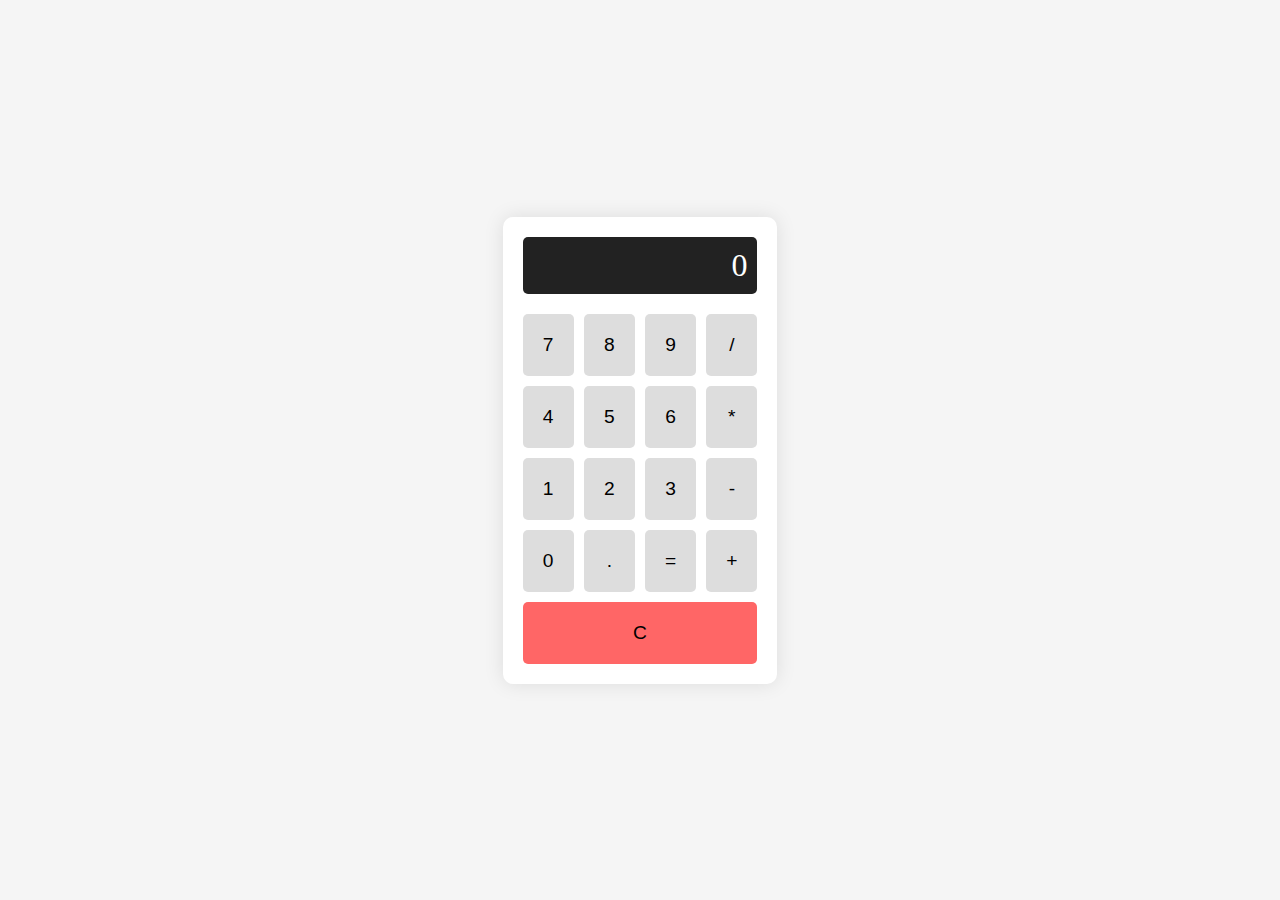
<file:  caliculator/index.html>
<!DOCTYPE html>
<html lang="en">
<head>
    <meta charset="UTF-8">
    <meta name="viewport" content="width=device-width, initial-scale=1.0">
    <title>My Calculator</title>
    <link rel="stylesheet" href="styles.css">
</head>
<body>
    <div class="cal">
        <div id="display1" class="display1">0</div>
        <div class="buttons">
            <button class="b1" data-value="7">7</button>
            <button class="b1" data-value="8">8</button>
            <button class="b1" data-value="9">9</button>
            <button class="b1" data-value="/">/</button>
            <button class="b1" data-value="4">4</button>
            <button class="b1" data-value="5">5</button>
            <button class="b1" data-value="6">6</button>
            <button class="b1" data-value="*">*</button>
            <button class="b1" data-value="1">1</button>
            <button class="b1" data-value="2">2</button>
            <button class="b1" data-value="3">3</button>
            <button class="b1" data-value="-">-</button>
            <button class="b1" data-value="0">0</button>
            <button class="b1" data-value=".">.</button>
            <button class="b1" data-value="=">=</button>
            <button class="b1" data-value="+">+</button>
            <button class="b1 clear" data-value="C">C</button>
        </div>
    </div>
    <script src="script.js"></script>
</body>
</html>
</file>
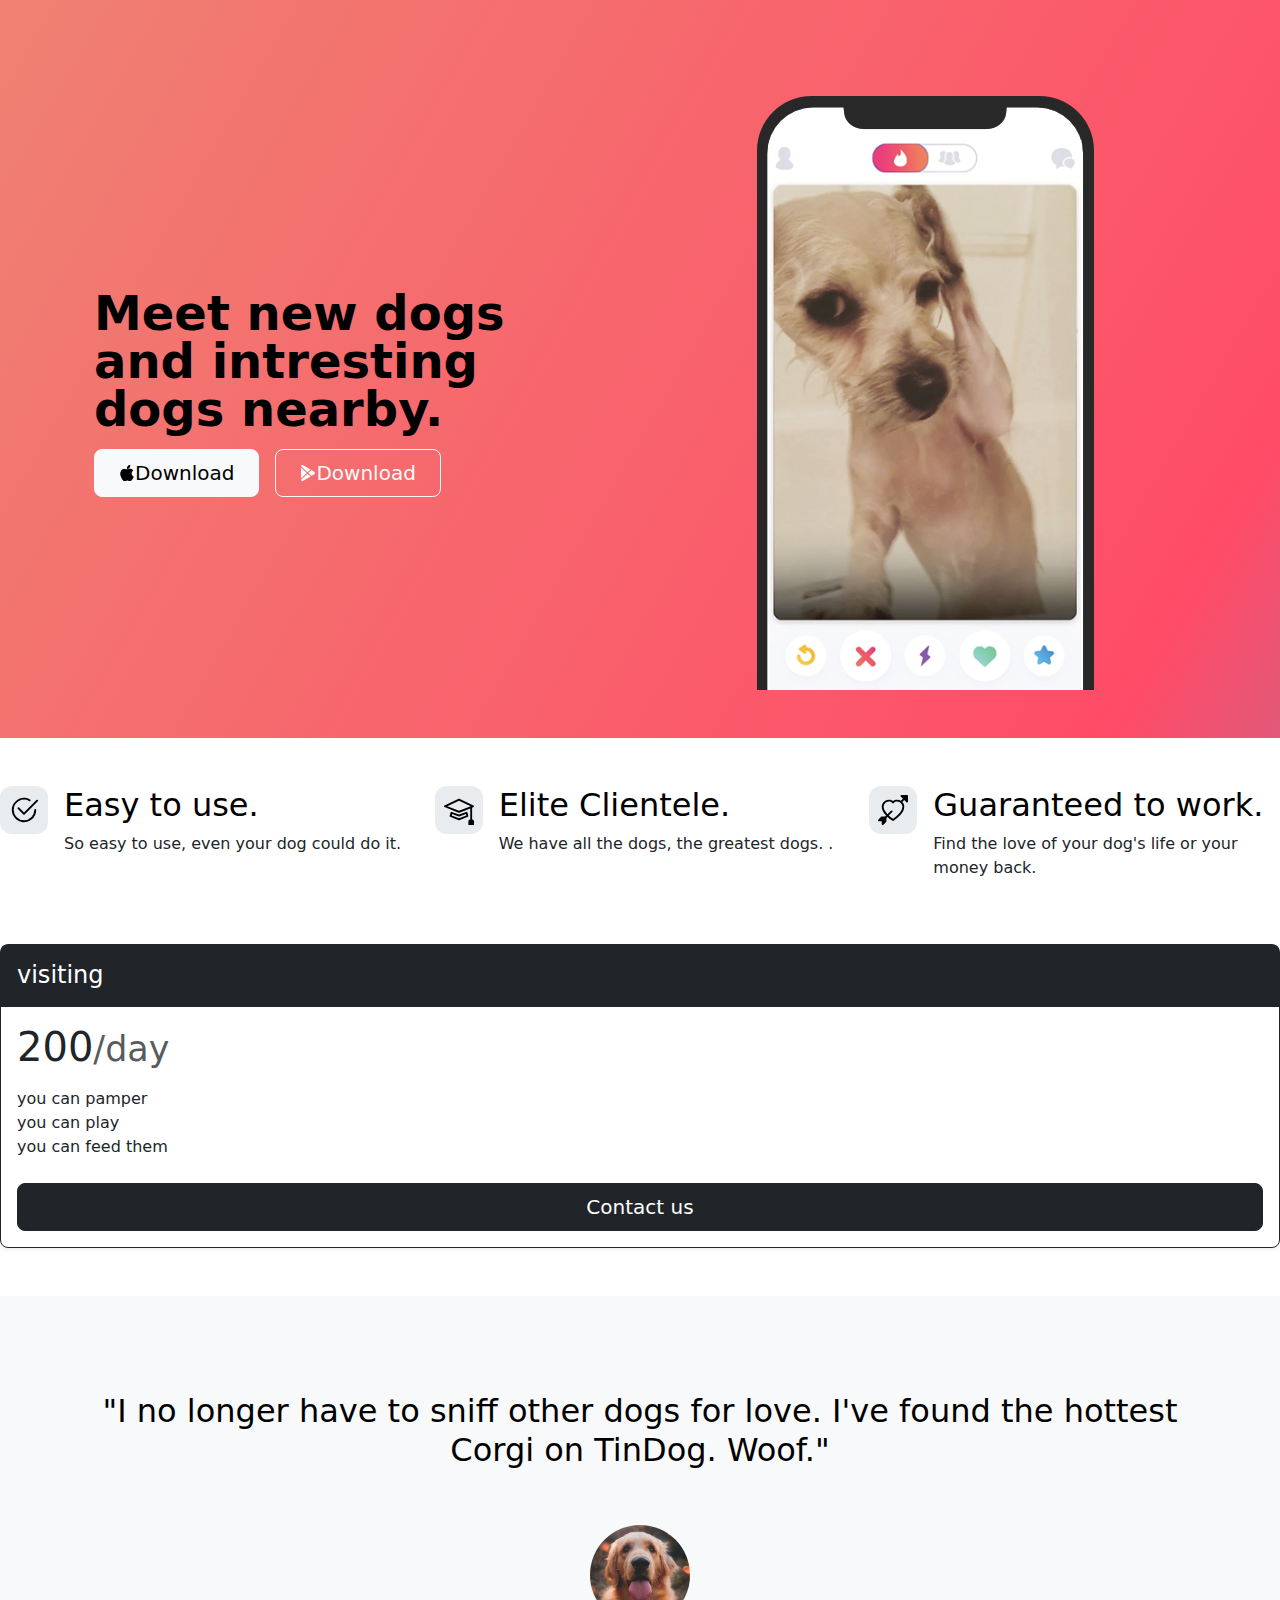
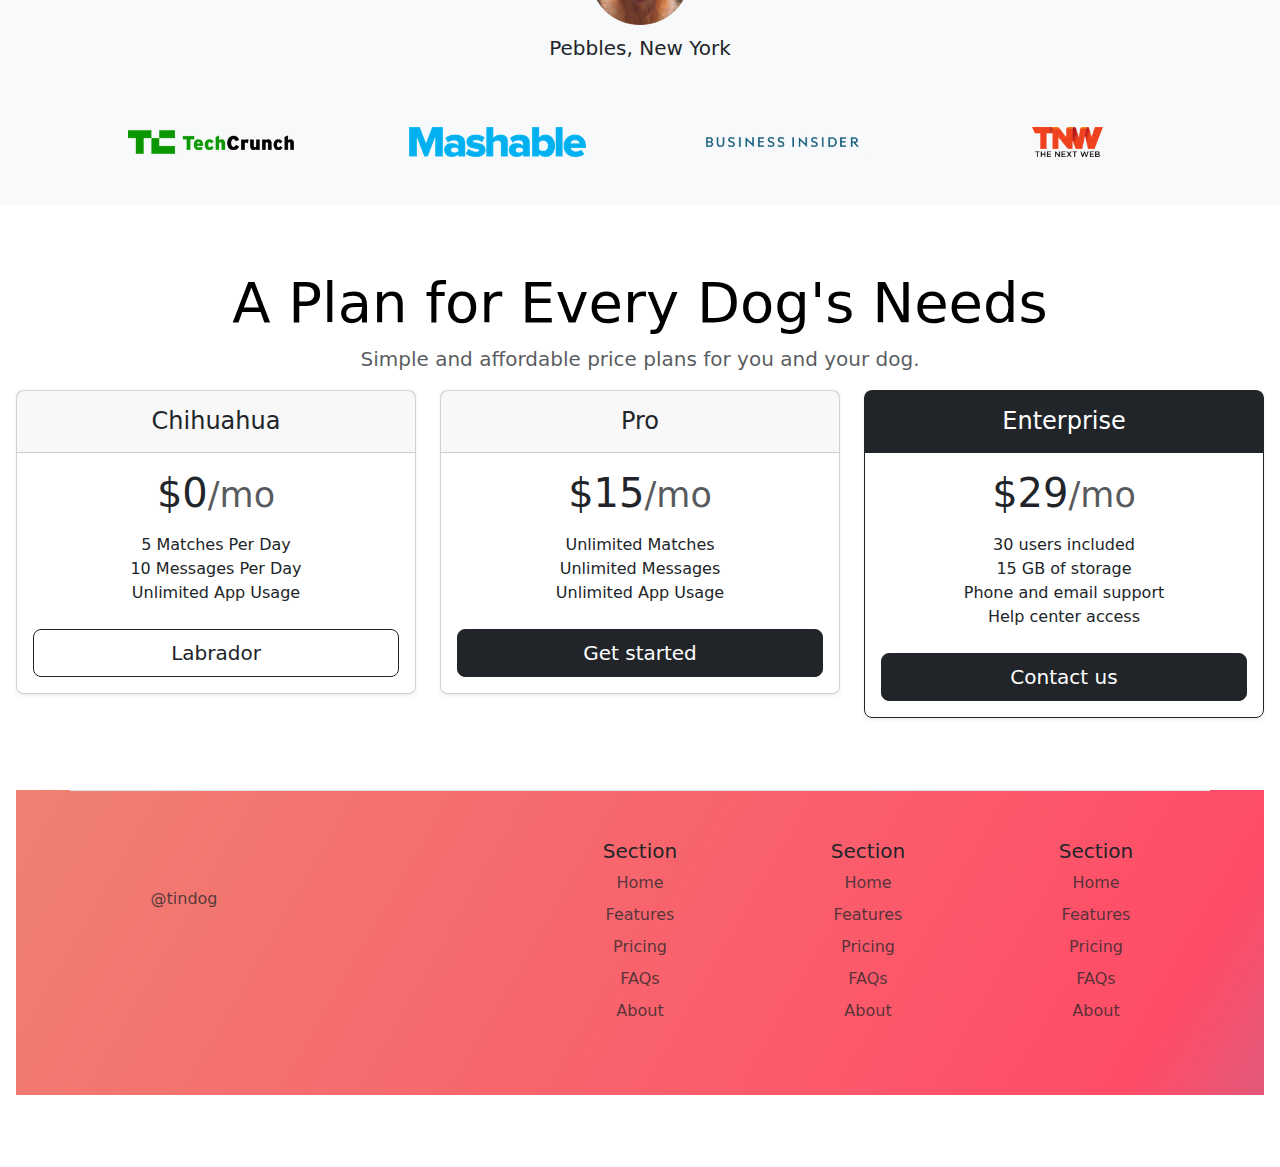
<file: 11.3 TinDog Project/index.html>
<!DOCTYPE html>
<html lang="en">

<head>
  <meta charset="UTF-8">
  <meta name="viewport" content="width=device-width, initial-scale=1.0">
  <title>TinDog</title>
  <link href="https://cdn.jsdelivr.net/npm/bootstrap@5.3.3/dist/css/bootstrap.min.css" rel="stylesheet" integrity="sha384-QWTKZyjpPEjISv5WaRU9OFeRpok6YctnYmDr5pNlyT2bRjXh0JMhjY6hW+ALEwIH" crossorigin="anonymous">
  <link rel="stylesheet" href="./css/style.css">
</head>

<body>

  <!-- Title -->
  <section id="title" class="gradient-background">
    <div class="container col-xxl-8 px-4 pt-5">
    <div class="row flex-lg-row-reverse align-items-center g-5 py-5" >
      <div class="col-10 col-sm-8 col-lg-6">
        <img src=" ./images/iphone.png" class="d-block mx-lg-auto img-fluid" alt="Bootstrap Themes"  height="200" loading="lazy">
      </div>
      <div class="col-lg-6">
        <h1 class="display-5 fw-bold text-body-emphasis lh-1 mb-3"> Meet new dogs and intresting dogs nearby.</h1>
        <p class="lead"> </p>
        <div class="d-grid gap-2 d-md-flex justify-content-md-start">
          <button type="button" class="btn btn-light btn-lg px-4 me-md-2"><svg xmlns="http://www.w3.org/2000/svg" width="16" height="16" fill="CurrentColor"
            class="bi bi-apple mb-1" viewBox="0 0 16 16">
<path
              d="M11.182.008C11.148-.03 9.923.023 8.857 1.18c-1.066 1.156-.902 2.482-.878 2.516.024.034 1.52.087 2.475-1.258.955-1.345.762-2.391.728-2.43Zm3.314 11.733c-.048-.096-2.325-1.234-2.113-3.422.212-2.189 1.675-2.789 1.698-2.854.023-.065-.597-.79-1.254-1.157a3.692 3.692 0 0 0-1.563-.434c-.108-.003-.483-.095-1.254.116-.508.139-1.653.589-1.968.607-.316.018-1.256-.522-2.267-.665-.647-.125-1.333.131-1.824.328-.49.196-1.422.754-2.074 2.237-.652 1.482-.311 3.83-.067 4.56.244.729.625 1.924 1.273 2.796.576.984 1.34 1.667 1.659 1.899.319.232 1.219.386 1.843.067.502-.308 1.408-.485 1.766-.472.357.013 1.061.154 1.782.539.571.197 1.111.115 1.652-.105.541-.221 1.324-1.059 2.238-2.758.347-.79.505-1.217.473-1.282Z" />
<path
              d="M11.182.008C11.148-.03 9.923.023 8.857 1.18c-1.066 1.156-.902 2.482-.878 2.516.024.034 1.52.087 2.475-1.258.955-1.345.762-2.391.728-2.43Zm3.314 11.733c-.048-.096-2.325-1.234-2.113-3.422.212-2.189 1.675-2.789 1.698-2.854.023-.065-.597-.79-1.254-1.157a3.692 3.692 0 0 0-1.563-.434c-.108-.003-.483-.095-1.254.116-.508.139-1.653.589-1.968.607-.316.018-1.256-.522-2.267-.665-.647-.125-1.333.131-1.824.328-.49.196-1.422.754-2.074 2.237-.652 1.482-.311 3.83-.067 4.56.244.729.625 1.924 1.273 2.796.576.984 1.34 1.667 1.659 1.899.319.232 1.219.386 1.843.067.502-.308 1.408-.485 1.766-.472.357.013 1.061.154 1.782.539.571.197 1.111.115 1.652-.105.541-.221 1.324-1.059 2.238-2.758.347-.79.505-1.217.473-1.282Z" />
</svg>Download</button>
          <button type="button" class="btn btn-outline-light btn-lg px-4"><svg xmlns="http://www.w3.org/2000/svg" width="16" height="16" fill="currentColor"
            class="bi bi-google-play mb-1" viewBox="0 0 16 16">
<path
              d="M14.222 9.374c1.037-.61 1.037-2.137 0-2.748L11.528 5.04 8.32 8l3.207 2.96 2.694-1.586Zm-3.595 2.116L7.583 8.68 1.03 14.73c.201 1.029 1.36 1.61 2.303 1.055l7.294-4.295ZM1 13.396V2.603L6.846 8 1 13.396ZM1.03 1.27l6.553 6.05 3.044-2.81L3.333.215C2.39-.341 1.231.24 1.03 1.27Z" />
</svg>Download</button>
        </div>
      </div>
    </div>
    
  </section>
  <!-- Features -->
  <div class="row g-4 py-5 row-cols-1 row-cols-lg-3">
    <div class="col d-flex align-items-start">
      <div class="icon-square text-body-emphasis bg-body-secondary d-inline-flex align-items-center justify-content-center fs-4 flex-shrink-0 me-3">
        <svg xmlns="http://www.w3.org/2000/svg" height="30" fill="currentColor" class="bi bi-check2-circle"
        viewBox="0 0 16 16">
<path
          d="M2.5 8a5.5 5.5 0 0 1 8.25-4.764.5.5 0 0 0 .5-.866A6.5 6.5 0 1 0 14.5 8a.5.5 0 0 0-1 0 5.5 5.5 0 1 1-11 0z" />
<path
          d="M15.354 3.354a.5.5 0 0 0-.708-.708L8 9.293 5.354 6.646a.5.5 0 1 0-.708.708l3 3a.5.5 0 0 0 .708 0l7-7z" />
</svg>
      </div>
      <div>
        <h3 class="fs-2 text-body-emphasis">Easy to use.</h3>
        <p>So easy to use, even your dog could do it. </p>
         
      </div>
    </div>
    <div class="col d-flex align-items-start">
      <div class="icon-square text-body-emphasis bg-body-secondary d-inline-flex align-items-center justify-content-center fs-4 flex-shrink-0 me-3">
        <svg xmlns="http://www.w3.org/2000/svg" height="30" fill="currentColor" class="bi bi-mortarboard" viewBox="0 0 16 16">
          <path d="M8.211 2.047a.5.5 0 0 0-.422 0l-7.5 3.5a.5.5 0 0 0 .025.917l7.5 3a.5.5 0 0 0 .372 0L14 7.14V13a1 1 0 0 0-1 1v2h3v-2a1 1 0 0 0-1-1V6.739l.686-.275a.5.5 0 0 0 .025-.917l-7.5-3.5ZM8 8.46 1.758 5.965 8 3.052l6.242 2.913L8 8.46Z"/>
          <path d="M4.176 9.032a.5.5 0 0 0-.656.327l-.5 1.7a.5.5 0 0 0 .294.605l4.5 1.8a.5.5 0 0 0 .372 0l4.5-1.8a.5.5 0 0 0 .294-.605l-.5-1.7a.5.5 0 0 0-.656-.327L8 10.466 4.176 9.032Zm-.068 1.873.22-.748 3.496 1.311a.5.5 0 0 0 .352 0l3.496-1.311.22.748L8 12.46l-3.892-1.556Z"/>
          </svg>
<path
          d="M2.5 8a5.5 5.5 0 0 1 8.25-4.764.5.5 0 0 0 .5-.866A6.5 6.5 0 1 0 14.5 8a.5.5 0 0 0-1 0 5.5 5.5 0 1 1-11 0z" />
<path
          d="M15.354 3.354a.5.5 0 0 0-.708-.708L8 9.293 5.354 6.646a.5.5 0 1 0-.708.708l3 3a.5.5 0 0 0 .708 0l7-7z" />
</svg>
      </div>
      <div>
        <h3 class="fs-2 text-body-emphasis">Elite Clientele.</h3>
        <p>We have all the dogs, the greatest dogs. .</p>
         
      </div>
    </div>
    <div class="col d-flex align-items-start">
      <div class="icon-square text-body-emphasis bg-body-secondary d-inline-flex align-items-center justify-content-center fs-4 flex-shrink-0 me-3">
        <svg xmlns="http://www.w3.org/2000/svg" height="30" fill="currentColor" class="bi bi-arrow-through-heart"
        viewBox="0 0 16 16">
<path fill-rule="evenodd"
          d="M2.854 15.854A.5.5 0 0 1 2 15.5V14H.5a.5.5 0 0 1-.354-.854l1.5-1.5A.5.5 0 0 1 2 11.5h1.793l.53-.53c-.771-.802-1.328-1.58-1.704-2.32-.798-1.575-.775-2.996-.213-4.092C3.426 2.565 6.18 1.809 8 3.233c1.25-.98 2.944-.928 4.212-.152L13.292 2 12.147.854A.5.5 0 0 1 12.5 0h3a.5.5 0 0 1 .5.5v3a.5.5 0 0 1-.854.354L14 2.707l-1.006 1.006c.236.248.44.531.6.845.562 1.096.585 2.517-.213 4.092-.793 1.563-2.395 3.288-5.105 5.08L8 13.912l-.276-.182a21.86 21.86 0 0 1-2.685-2.062l-.539.54V14a.5.5 0 0 1-.146.354l-1.5 1.5Zm2.893-4.894A20.419 20.419 0 0 0 8 12.71c2.456-1.666 3.827-3.207 4.489-4.512.679-1.34.607-2.42.215-3.185-.817-1.595-3.087-2.054-4.346-.761L8 4.62l-.358-.368c-1.259-1.293-3.53-.834-4.346.761-.392.766-.464 1.845.215 3.185.323.636.815 1.33 1.519 2.065l1.866-1.867a.5.5 0 1 1 .708.708L5.747 10.96Z" />
</svg>
      </div>
      <div>
        <h3 class="fs-2 text-body-emphasis"> Guaranteed to work.</h3>
        <p> Find the love of your dog's life or your money back.</p>
         
      </div>
    </div>
  </div>
  <!-- Testimonial -->
  <section id="testimonial">

            </div>
          </div>
        </div>
        <div class="col">
          <div class="card mb-4 rounded-3 shadow-sm border-dark">
            <div class="card-header py-3 text-bg-dark border-dark">
              <h4 class="my-0 fw-normal">visiting</h4>
            </div>
            <div class="card-body">
              <h1 class="card-title pricing-card-title">200<small class="text-body-secondary fw-light">/day</small></h1>
              <ul class="list-unstyled mt-3 mb-4">
                <li>you can pamper</li>
                <li>you can play</li>
                <li>you can feed them</li>
              </ul>
              <button type="button" class="w-100 btn btn-lg btn-dark">Contact us</button>
            </div>
          </div>
        </div>
      </div>
    </div>
  </section><div class="my-5">
      <div class="p-5 text-center bg-body-tertiary">
        <div class="container py-5">
          <h2 class="text-body-emphasis">"I no longer have to sniff other dogs for love. I've found the hottest Corgi on
            TinDog. Woof."</h2>
          <img class="profile-img mt-5" src="./images/dog-img.jpg" alt="dog image">
          <p class="col-lg-8 mx-auto lead mt-2">
            Pebbles, New York
          </p>
        </div>

        <div class="container">
          <div class="row">
            <div class="col-lg-3 col-sm-12">
              <img src="./images/techcrunch.png" alt="techcrunch" height="30">
            </div>
            <div class="col-lg-3 col-sm-12">
              <img src="./images/mashable.png" alt="mashable" height="30">
            </div>
            <div class="col-lg-3 col-sm-12">
              <img src="./images/bizinsider.png" alt="bizinsider" height="30">
            </div>
            <div class="col-lg-3 col-sm-12">
              <img src="./images/tnw.png" alt="tnw" height="30">
            </div>
          </div>
        </div>
      </div>
    </div>
  </section>
  <!-- Pricing -->
  <div class="pricing-header p-3 pb-md-4 mx-auto text-center">
    <h1 class="display-4 fw-normal text-body-emphasis"> A Plan for Every Dog's Needs</h1>
    <p class="fs-5 text-body-secondary"> Simple and affordable price plans for you and your dog.</p>

  <div class="row row-cols-1 row-cols-md-3 mb-3 text-center">
    <div class="col">
      <div class="card mb-4 rounded-3 shadow-sm">
        <div class="card-header py-3">
          <h4 class="my-0 fw-normal"> Chihuahua</h4>
        </div>
        <div class="card-body">
          <h1 class="card-title pricing-card-title">$0<small class="text-body-secondary fw-light">/mo</small></h1>
          <ul class="list-unstyled mt-3 mb-4">
            <li>5 Matches Per Day
               </li>
            <li> 10 Messages Per Day</li>
            <li> Unlimited App Usage </li>
             
          </ul>
          <button type="button" class="w-100 btn btn-lg btn-outline-dark"> Labrador
             
             </button>
        </div>
      </div>
    </div>
    <div class="col">
      <div class="card mb-4 rounded-3 shadow-sm">
        <div class="card-header py-3">
          <h4 class="my-0 fw-normal">Pro</h4>
        </div>
        <div class="card-body">
          <h1 class="card-title pricing-card-title">$15<small class="text-body-secondary fw-light">/mo</small></h1>
          <ul class="list-unstyled mt-3 mb-4">
            <li> Unlimited Matches</li>
            <li>  Unlimited Messages</li>
             
            <li> Unlimited App Usage</li>
          </ul>
          <button type="button" class="w-100 btn btn-lg btn-dark">Get started</button>
        </div>
      </div>
    </div>
    <div class="col">
      <div class="card mb-4 rounded-3 shadow-sm border-dark">
        <div class="card-header py-3 text-bg-dark border-dark">
          <h4 class="my-0 fw-normal">Enterprise</h4>
        </div>
        <div class="card-body">
          <h1 class="card-title pricing-card-title">$29<small class="text-body-secondary fw-light">/mo</small></h1>
          <ul class="list-unstyled mt-3 mb-4">
            <li>30 users included</li>
            <li>15 GB of storage</li>
            <li>Phone and email support</li>
            <li>Help center access</li>
          </ul>
          <button type="button" class="w-100 btn btn-lg btn-dark">Contact us</button>
        </div>
      </div>
    </div>
  </div>
  </section>
  <!-- Footer -->
  <section id="footer" class="gradient-background">
    <div class="container">
      <footer class="row row-cols-1 row-cols-sm-2 row-cols-md-5 py-5 my-5 border-top">
        <div class="col mb-3">
          <a href="/" class="d-flex align-items-center mb-3 link-body-emphasis text-decoration-none">
            <svg class="bi me-2" width="40" height="32"><use xlink:href="#bootstrap"></use></svg>
          </a>
          <p class="text-body-secondary">@tindog</p>
        </div>
    
        <div class="col mb-3">
    
        </div>
    
        <div class="col mb-3">
          <h5>Section</h5>
          <ul class="nav flex-column">
            <li class="nav-item mb-2"><a href="#" class="nav-link p-0 text-body-secondary">Home</a></li>
            <li class="nav-item mb-2"><a href="#" class="nav-link p-0 text-body-secondary">Features</a></li>
            <li class="nav-item mb-2"><a href="#" class="nav-link p-0 text-body-secondary">Pricing</a></li>
            <li class="nav-item mb-2"><a href="#" class="nav-link p-0 text-body-secondary">FAQs</a></li>
            <li class="nav-item mb-2"><a href="#" class="nav-link p-0 text-body-secondary">About</a></li>
          </ul>
        </div>
    
        <div class="col mb-3">
          <h5>Section</h5>
          <ul class="nav flex-column">
            <li class="nav-item mb-2"><a href="#" class="nav-link p-0 text-body-secondary">Home</a></li>
            <li class="nav-item mb-2"><a href="#" class="nav-link p-0 text-body-secondary">Features</a></li>
            <li class="nav-item mb-2"><a href="#" class="nav-link p-0 text-body-secondary">Pricing</a></li>
            <li class="nav-item mb-2"><a href="#" class="nav-link p-0 text-body-secondary">FAQs</a></li>
            <li class="nav-item mb-2"><a href="#" class="nav-link p-0 text-body-secondary">About</a></li>
          </ul>
        </div>
    
        <div class="col mb-3">
          <h5>Section</h5>
          <ul class="nav flex-column">
            <li class="nav-item mb-2"><a href="#" class="nav-link p-0 text-body-secondary">Home</a></li>
            <li class="nav-item mb-2"><a href="#" class="nav-link p-0 text-body-secondary">Features</a></li>
            <li class="nav-item mb-2"><a href="#" class="nav-link p-0 text-body-secondary">Pricing</a></li>
            <li class="nav-item mb-2"><a href="#" class="nav-link p-0 text-body-secondary">FAQs</a></li>
            <li class="nav-item mb-2"><a href="#" class="nav-link p-0 text-body-secondary">About</a></li>
          </ul>
        </div>
      </footer>
    </div>
  </section>
   
  <link href="https://cdn.jsdelivr.net/npm/bootstrap@5.3.3/dist/css/bootstrap.min.css" rel="stylesheet" integrity="sha384-QWTKZyjpPEjISv5WaRU9OFeRpok6YctnYmDr5pNlyT2bRjXh0JMhjY6hW+ALEwIH" crossorigin="anonymous">
</body>

</html>
</file>
<file:  caliculator/styles.css>
/* styles.css */
body {
    display: flex;
    justify-content: center;
    align-items: center;
    height: 100vh;
    background-color: #f5f5f5;
    margin: 0;
}

.cal {
    background-color: #fff;
    border-radius: 10px;
    box-shadow: 0 0 20px rgba(0, 0, 0, 0.1);
    padding: 20px;
}

.display1 {
    background-color: #222;
    color: #fff;
    font-size: 2em;
    text-align: right;
    padding: 10px;
    border-radius: 5px;
    margin-bottom: 20px;
}

.buttons {
    display: grid;
    grid-template-columns: repeat(4, 1fr);
    gap: 10px;
}

.b1{
    background-color: #ddd;
    border: none;
    padding: 20px;
    font-size: 1.2em;
    border-radius: 5px;
    cursor: pointer;
    transition: background-color 0.3s;
}

.btn:hover {
    background-color: #ccc;
}

.clear {
    grid-column: span 4;
    background-color: #ff6666;
}

.clear:hover {
    background-color: #ff3333;
}
</file>
<file: 11.3 TinDog Project/css/style.css>
.gradient-background {
  background: linear-gradient(300deg, #00bfff, #ff4c68, #ef8172);
  background-size: 180% 180%;
  animation: gradient-animation 18s ease infinite;
}

@keyframes gradient-animation {
  0% {
    background-position: 0% 50%;
  }
  50% {
    background-position: 100% 50%;
  }
  100% {
    background-position: 0% 50%;
  }
}

.icon-square {
  width: 3rem;
  height: 3rem;
  border-radius: 0.75rem;
}

.profile-img {
  height: 100px;
  border-radius: 50%;
}
</file>
